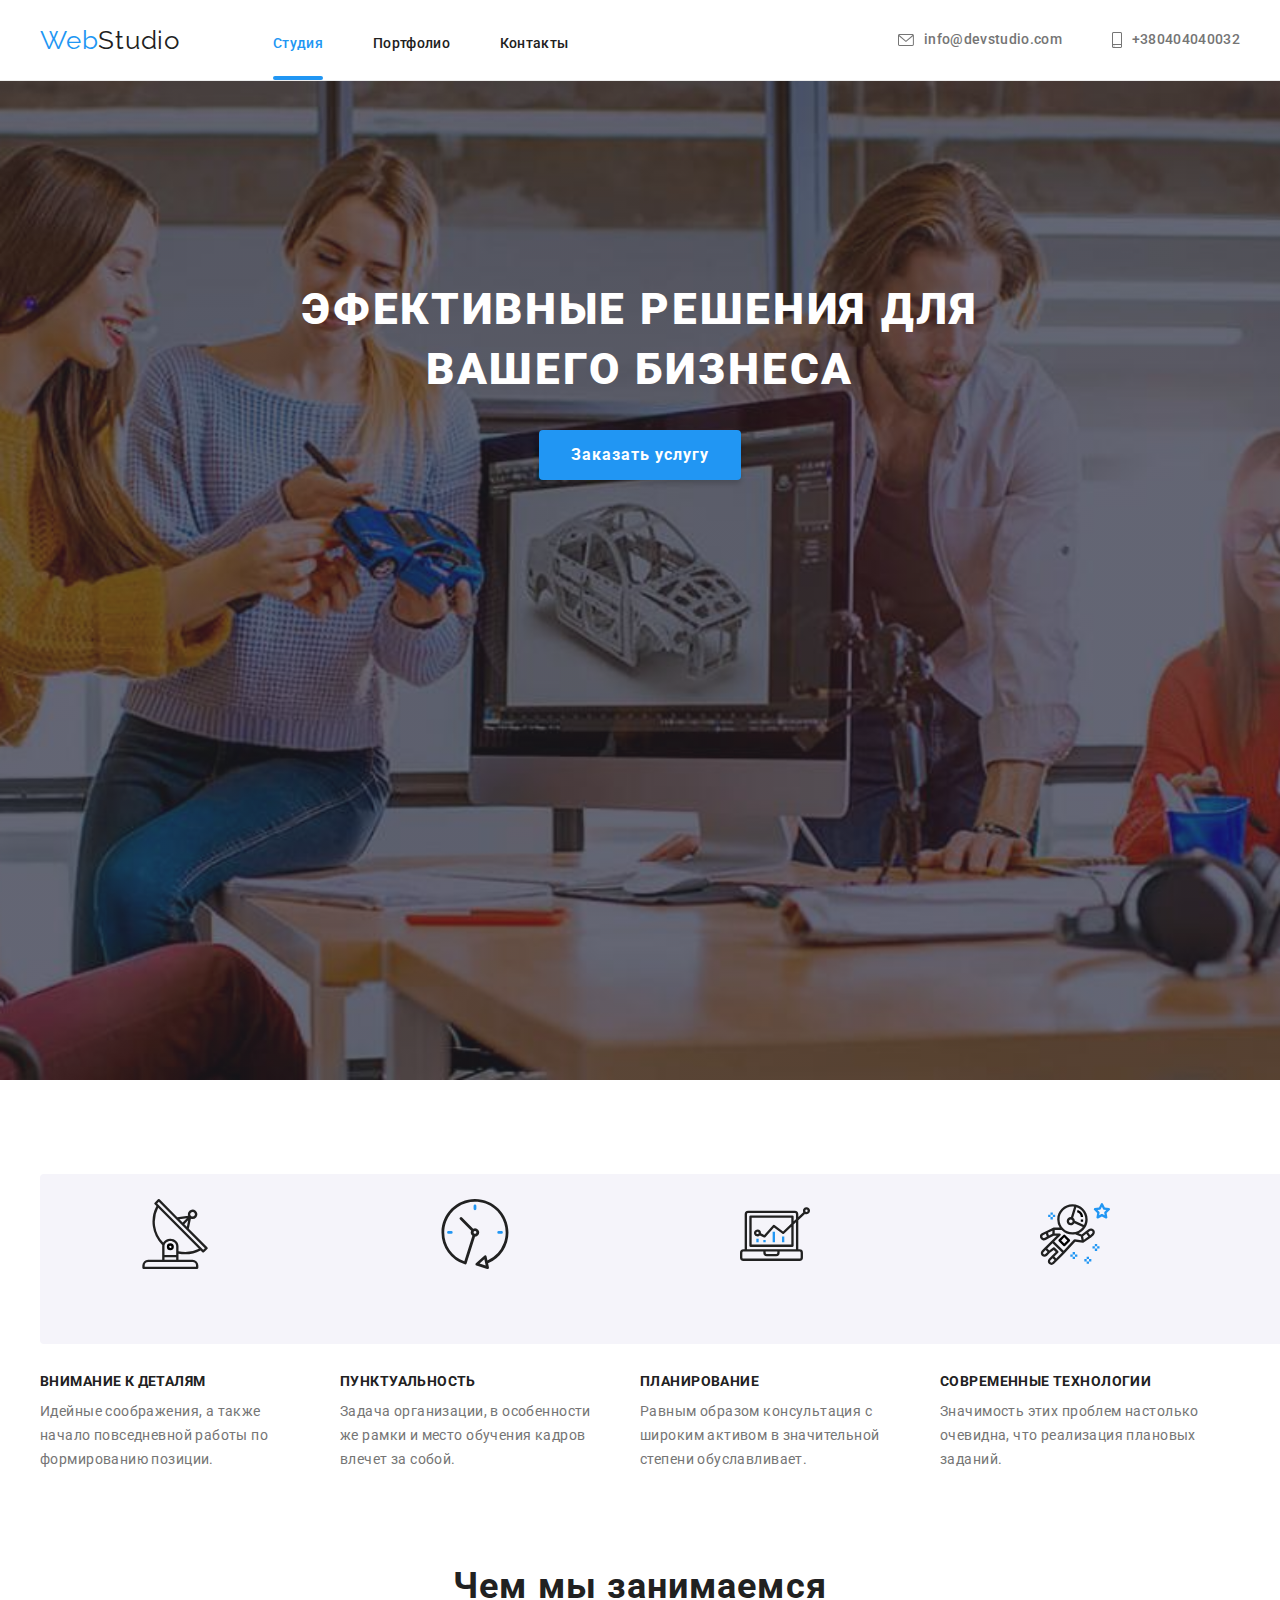
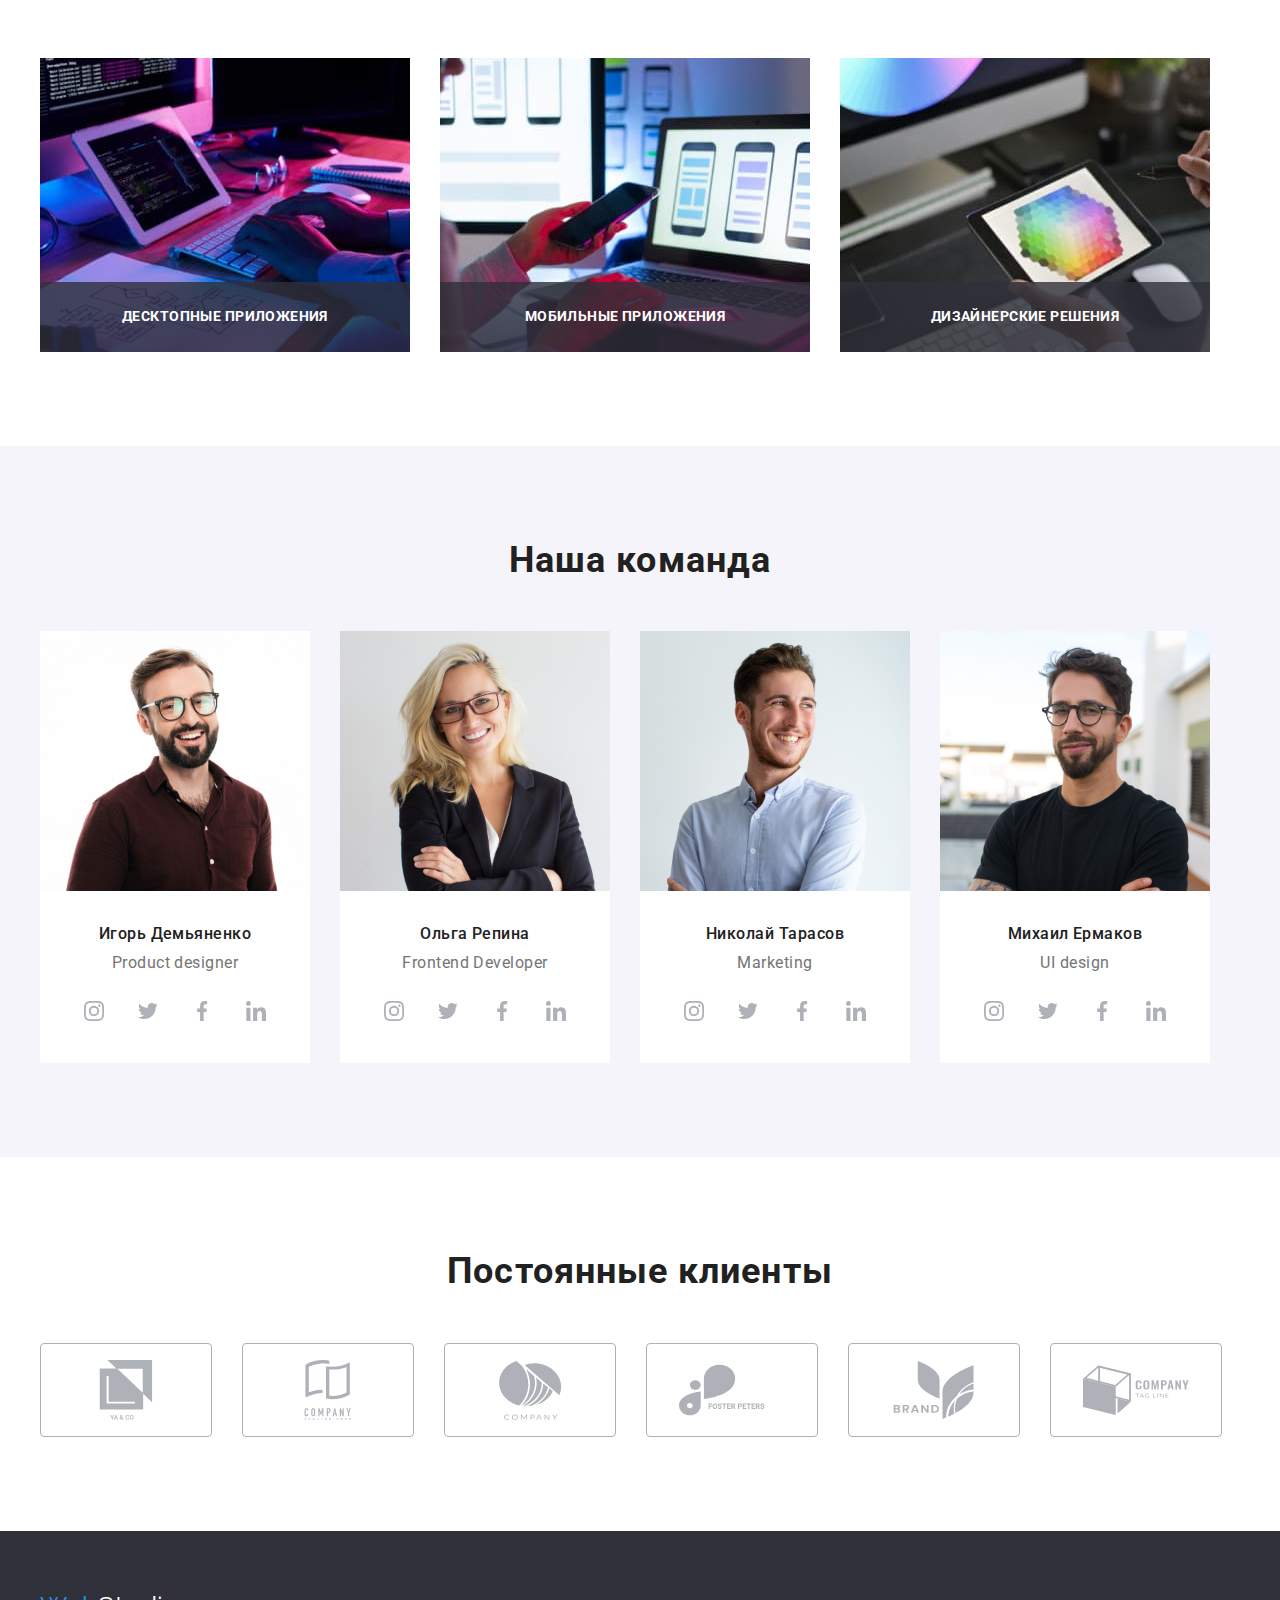
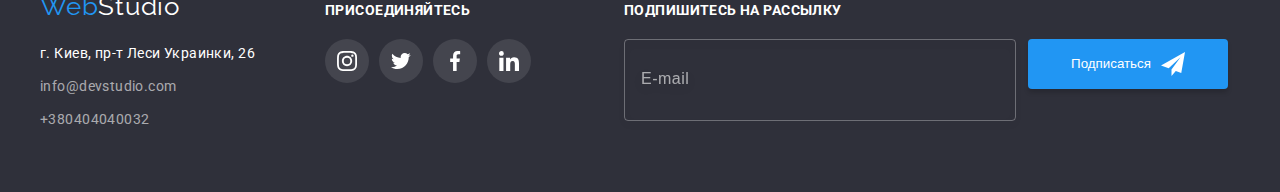
<file: index.html>
<!DOCTYPE html>
<html lang="ru">
<head>
    <meta charset="UTF-8">
    <meta http-equiv="X-UA-Compatible" content="IE=edge">
    <meta name="viewport" content="width=device-width, initial-scale=1.0">
    <title>Document</title>
    <link rel="preconnect" href="https://fonts.googleapis.com">
    <link rel="preconnect" href="https://fonts.gstatic.com" crossorigin>
    <link href="https://fonts.googleapis.com/css2?family=Raleway:wght@700&family=Roboto:wght@400;500;700;900&display=swap"
        rel="stylesheet">
    <link rel="stylesheet" href="https://cdnjs.cloudflare.com/ajax/libs/modern-normalize/1.1.0/modern-normalize.min.css"
            integrity="sha512-wpPYUAdjBVSE4KJnH1VR1HeZfpl1ub8YT/NKx4PuQ5NmX2tKuGu6U/JRp5y+Y8XG2tV+wKQpNHVUX03MfMFn9Q=="
            crossorigin="anonymous" referrerpolicy="no-referrer" />
    <link rel="stylesheet" href="./css/styles.css">
</head>
    <body>
        
        <!--======================== Шапка сайта================================================-->
    <header class="header">
        <!--======================== Разметка навигации================================================-->
        <div class="header-container container">     
        <nav class="main-nav">
            <a href="./" class="logo"><span>Web</span><span class="accent">Studio</span>
            </a>
            <ul class="site-nav list">
                <li class="item"> <a href="./index.html" class="link current">Студия</a></li>
                <li class="item"> <a href="./portfolio.html" class="link">Портфолио</a></li>
                <li class="item"> <a href="" class="link">Контакты</a></li>
            </ul>
        </nav>
            <ul class="contacts list">
                <li class="item">
                    
                        <a href="mailto:info@devstudio.com" class="link contacts-link">
                            
                            <svg class="contacts-icon" width="16" height="12">
                            <use href="./images/icons.svg#icon-envelope">
                            </use>
                            </svg>  
                            info@devstudio.com
                        </a>
                </li>
                <li class="item">
                
                    <a href="tel:+380404040032" class="link contacts-link">
                
                        <svg class="contacts-icon" width="10" height="16">
                            <use href="./images/icons.svg#icon-smartphone">
                            </use>
                        </svg>
                        +380404040032
                    </a>
                </li>
            </ul>
         </div>
        
    </header>
        <!--======================== Основной контент страницы================================================-->
    <main>    
        <section class="section hero">
            <h1 class="hero-title">ЭФЕКТИВНЫЕ РЕШЕНИЯ ДЛЯ ВАШЕГО БИЗНЕСА</h1>
        <button type="button" class="button" data-modal-open>Заказать услугу</button>
        <div class="backdrop is-hidden" data-modal>
            <div class="modal">
                <button type="button" class="close-button" data-modal-close>
                <svg class="close-icon" width="18" height="18">
                    <use href="./images/icons.svg#icon-close-modal"></use>
                </svg>
                </button>
                <b class="modal-title">Оставьте свои данные, мы вам перезвоним</b>
                <div class="form-modal">
                    <label for="name" class="label-modal label-modal-margin">Имя</label>
                    <input type="text" name="name" id="name" />
                </div>
                <div class="form-modal">
                    <label for="tel-num" class="label-modal">Телефон</label>
                    <input type="tel" name="tel-num" id="tel-num" />
                </div>
                <div class="form-modal">
                    <label for="mailo" class="label-modal">Почта</label>
                    <input type="email" name="mail" id="mailo" />
                </div>
                <div class="form-modal">
                    <label for="coment" class="label-modal">Комментарий</label>
                    <textarea name="feedback" id="coment"></textarea>
                </div>
                <div class="form-modal">
                    <label for="policy">Соглашаюсь с рассылкой и принимаю <span class="agreement-link">Условия договора</span></label>
                    <input type="checkbox" name="policy" id="policy" />
                </div>
                <button type="submit" class="submit-button modal-button">Отправить</button>
            </div>
        </div>
    </section>
            <section class="section features container">
                
                    <h2 class="visually-hidden">Наши преимущества</h2>
                           <ul class="feat-list list">
                        <li class="item">
                            <div class="feat-icon">
                                <svg class=icon>
                                    <use href="./images/icons.svg#icon-antenna-1" width="70" height="70"></use>
                                </svg>
                            </div>
                            <h3 class="title">Внимание к деталям</h3>
                            <p class="text">Идейные соображения, а также начало повседневной работы по формированию позиции.</p>
                        </li>
                        <li class="item">
                            <div class="feat-icon">
                                <svg class=icon>
                                    <use href="./images/icons.svg#icon-clock-1" ></use>
                                </svg>
                            </div>
                            <h3 class="title">Пунктуальность</h3>
                            <p class="text">Задача организации, в особенности же рамки и место обучения кадров влечет за собой.</p>
                        </li>
                        <li class="item">
                            <div class="feat-icon">
                                <svg class=icon>
                                    <use href="./images/icons.svg#icon-diagram-1" width="70" height="70"></use>
                                </svg>
                            </div>
                            <h3 class="title">Планирование</h3>
                            <p class="text">Равным образом консультация с широким активом в значительной степени обуславливает.</p>
                        </li>
                        <li class="item">
                            <div class="feat-icon">
                                <svg class=icon>
                                    <use href="./images/icons.svg#icon-astronaut-1" width="70" height="70"></use>
                                </svg>
                            </div>  
                            <h3 class="title">Современные технологии</h3>
                            <p class="text">Значимость этих проблем настолько очевидна, что реализация плановых заданий.</p>
                        </li>
                    </ul>
                
            </section>
            <!--======================== Разметка секции "Чем мы занимаемся"================================================-->
            <section  class="section job">
               <div class="container">
                    <h2 class="job-title">Чем мы занимаемся</h2>
                    <ul class="job-list list">
                            <li class="item">
                                <div class="what-we-do">
                                    <img src="./images/coding.jpg" width="370" height="294" alt="coding" />
                                    <p class="text">Десктопные приложения</p> 
                                </div>
                            </li>
                            <li class="item"> 
                                <div class="what-we-do">
                                    <img src="./images/mobiledesighn.jpg" width="370" height="294" alt="mobile design" />
                                    <p class="text">Мобильные приложения</p>
                                </div>
                            </li>
                            <li class="item">
                                <div class="what-we-do">
                                    <img src="./images/webdesign.jpg" width="370" height="294" alt="web design" />
                                    <p class="text">Дизайнерские решения</p>
                                </div>
                            </li>
                       
                    </ul>
               </div>
            </section>
            <!--======================== Разметка секции "Наша команда"================================================-->
            <section  class="section crew-members">
                <div class="container">
                    <h2 class="crew-title">Наша команда</h2>
                    <ul class="crew-list list">
                        <li class="item">
                            <img src="./images/CREW/crewmember1.jpg" width="270" height="260" alt="Product designer" />
                            <div class="member-name">
                                <h3 class="title">Игорь Демьяненко</h3>
                                <p class="text">Product designer</p>
                                <ul class="list social-icon-list">
                                    <li class="social-item">
                                        <a href="" class="link">
                                            <svg class="social-icon" width="20" height="20">
                                                <use href="./images/icons.svg#icon-instagram-2"></use>
                                            </svg>
                                        </a>
                                    </li>
                                    <li class="social-item">
                                        <a href="" class="link">
                                            <svg class="social-icon" width="20" height="20">
                                                <use href="./images/icons.svg#icon-twitter"></use>
                                            </svg>
                                        </a>
                                    </li>
                                    <li class="social-item">
                                        <a href="" class="link">
                                            <svg class="social-icon" width="20" height="20">
                                                <use href="./images/icons.svg#icon-facebook-1"></use>
                                            </svg>
                                        </a>
                                    </li>
                                    <li class="social-item">
                                        <a href="" class="link">
                                            <svg class="social-icon" width="20" height="20">
                                                <use href="./images/icons.svg#icon-linkedin-1"></use>
                                            </svg>
                                        </a>
                                    </li>
                                </ul>
                            </div>
                           
                        </li>
                        <li class="item">
                            <img src="./images/CREW/crewmember2.jpg" width="270" height="260" alt="Frontend developer" />
                            <div class="member-name">
                                <h3 class="title">Ольга Репина </h3>
                                <p class="text">Frontend Developer</p>
                                <ul class="list social-icon-list">
                                    <li class="social-item">
                                        <a href="" class="link">
                                            <svg class="social-icon" width="20" height="20">
                                                <use href="./images/icons.svg#icon-instagram-2"></use>
                                            </svg>
                                        </a>
                                    </li>
                                    <li class="social-item">
                                        <a href="" class="link">
                                            <svg class="social-icon" width="20" height="20">
                                                <use href="./images/icons.svg#icon-twitter"></use>
                                            </svg>
                                        </a>
                                    </li>
                                    <li class="social-item">
                                        <a href="" class="link">
                                            <svg class="social-icon" width="20" height="20">
                                                <use href="./images/icons.svg#icon-facebook-1"></use>
                                            </svg>
                                        </a>
                                    </li>
                                    <li class="social-item">
                                        <a href="" class="link">
                                            <svg class="social-icon" width="20" height="20">
                                                <use href="./images/icons.svg#icon-linkedin-1"></use>
                                            </svg>
                                        </a>
                                    </li>
                                </ul>
                            </div>
                            
                        </li>
                        <li class="item">
                            <img src="./images/CREW/crewmember3.jpg" width="270" height="260" alt="Marketing" />
                            <div class="member-name">
                                <h3 class="title">Николай Тарасов</h3>
                                <p class="text">Marketing</p>
                                <ul class="list social-icon-list">
                                    <li class="social-item">
                                        <a href="" class="link">
                                            <svg class="social-icon" width="20" height="20">
                                                <use href="./images/icons.svg#icon-instagram-2"></use>
                                            </svg>
                                        </a>
                                    </li>
                                    <li class="social-item">
                                        <a href="" class="link">
                                            <svg class="social-icon" width="20" height="20">
                                                <use href="./images/icons.svg#icon-twitter"></use>
                                            </svg>
                                        </a>
                                    </li>
                                    <li class="social-item">
                                        <a href="" class="link">
                                            <svg class="social-icon" width="20" height="20">
                                                <use href="./images/icons.svg#icon-facebook-1"></use>
                                            </svg>
                                        </a>
                                    </li>
                                    <li class="social-item">
                                        <a href="" class="link">
                                            <svg class="social-icon" width="20" height="20">
                                                <use href="./images/icons.svg#icon-linkedin-1"></use>
                                            </svg>
                                        </a>
                                    </li>
                                </ul>
                            </div>
                           
                        </li>
                        <li class="item">
                            <img src="./images/CREW/crewmember4.jpg" width="270" height="260" alt="UI design" />
                            <div class="member-name">
                                <h3 class="title">Михаил Ермаков </h3>
                                <p class="text"> UI design</p>
                                <ul class="list social-icon-list">
                                    <li class="social-item">
                                        <a href="" class="link">
                                            <svg class="social-icon" width="20" height="20">
                                                <use href="./images/icons.svg#icon-instagram-2"></use>
                                            </svg>
                                        </a>
                                    </li>
                                    <li class="social-item">
                                        <a href="" class="link">
                                            <svg class="social-icon" width="20" height="20">
                                                <use href="./images/icons.svg#icon-twitter"></use>
                                            </svg>
                                        </a>
                                    </li>
                                    <li class="social-item">
                                        <a href="" class="link">
                                            <svg class="social-icon" width="20" height="20">
                                                <use href="./images/icons.svg#icon-facebook-1"></use>
                                            </svg>
                                        </a>
                                    </li>
                                    <li class="social-item">
                                        <a href="" class="link">
                                            <svg class="social-icon" width="20" height="20">
                                                <use href="./images/icons.svg#icon-linkedin-1"></use>
                                            </svg>
                                        </a>
                                    </li>
                                </ul>
                            </div>
                            
                        </li>
                    </ul>
                </div>

            </section>
            <section class="section container">
                <h2 class="clients-title">Постоянные клиенты</h2>
                <ul class="list logo-list">
                    <li class="item">
                        <a href="" class="link">
                            <svg class="logo-icon" width="106" height="60">
                                <use href="./images/icons.svg#icon-group"></use>
                            </svg>
                        </a>
        
                    <li class="item">
                        <a href="" class="link">
                            <svg class="logo-icon" width="106" height="60">
                                <use href="./images/icons.svg#icon-tagline-here"></use>
                            </svg>
                        </a>
                    </li>
                    <li class="item">
                        <a href="" class="link">
                            <svg class="logo-icon" width="106" height="60">
                                <use href="./images/icons.svg#icon-bread"></use>
                            </svg>
                        </a>
                    </li>
                    <li class="item">
                        <a href="" class="link">
                            <svg class="logo-icon" width="106" height="60">
                                <use href="./images/icons.svg#icon-foster-peters"></use>
                            </svg>
                        </a>
                    </li>
                    <li class="item">
                        <a href="" class="link">
                            <svg class="logo-icon" width="106" height="60">
                                <use href="./images/icons.svg#icon-leaf-brand"></use>
                            </svg>
                        </a>
                    </li>
                    <li class="item">
                        <a href="" class="link">
                            <svg class="logo-icon" width="106" height="60">
                                <use href="./images/icons.svg#icon-comp-tagline"></use>
                            </svg>
                        </a>
                    </li>
                </ul>
            </section>
            </main>
                    <!--======================== Футер страницы================================================-->
            <footer class="footer">
    
        <div class="footer-container container">
            <div class="address-container">
                <a href="./index.html" class="footer-logo logo">Web<span class="accent-footer">Studio</span>
                </a>
                
                <address class="address">
                
                    <ul class="ad-list list">
                        <li class="item"><a href="https://www.google.com/maps" target="_blank" rel="noopener noreferrer"
                                class="geo link">г.
                                Киев, пр-т Леси
                                Украинки, 26 </a></li>
                        <li class="item"> <a href="mailto:info@devstudio.com" class="link">info@devstudio.com</a></li>
                        <li class="item"> <a href="tel:+380404040032" class="link">+380404040032</a></li>
                    </ul>
                </address>
            </div>
                    <div class="social-container">
                        <p class="text">Присоединяйтесь</p>
                        <ul class="list social-footer-list">
                            <li class="item">
                                <a href="" class="link">
                                    <svg class="social-icon" width="20" height="20">
                                        <use href="./images/icons.svg#icon-instagram-2"></use>
                                    </svg>
                                </a>
                            </li>
                            <li class="item">
                                <a href="" class="link">
                                    <svg class="social-icon" width="20" height="20">
                                        <use href="./images/icons.svg#icon-twitter"></use>
                                    </svg>
                                </a>
                            </li>
                            <li class="item">
                                <a href="" class="link">
                                    <svg class="social-icon" width="20" height="20">
                                        <use href="./images/icons.svg#icon-facebook-1"></use>
                                    </svg>
                                </a>
                            </li>
                            <li class="item">
                                <a href="" class="link">
                                    <svg class="social-icon" width="20" height="20">
                                        <use href="./images/icons.svg#icon-linkedin-1"></use>
                                    </svg>
                                </a>
                            </li>
                        </ul>
                    </div>
                  
                        <form class="footer-form">
                            <label for="mail" class=" footer-label">
                                Подпишитесь на рассылку
                            </label>
                    <div class="footer-form-position">
                            <input type="email" name="mail" id="mail" placeholder="E-mail" />
                            <button type="submit" class="submit-button">Подписаться
                                <svg class="icon-send" width="24px" height="24px">
                                    <use href="./images/icons.svg#icon-icon-send"></use>
                                </svg>
                            </button>
                      
                      </div>
                    </form>
        </div>
    
    </footer>
            
    <script src="./js/modal.js"></script>
    </body>
</html>
</file>
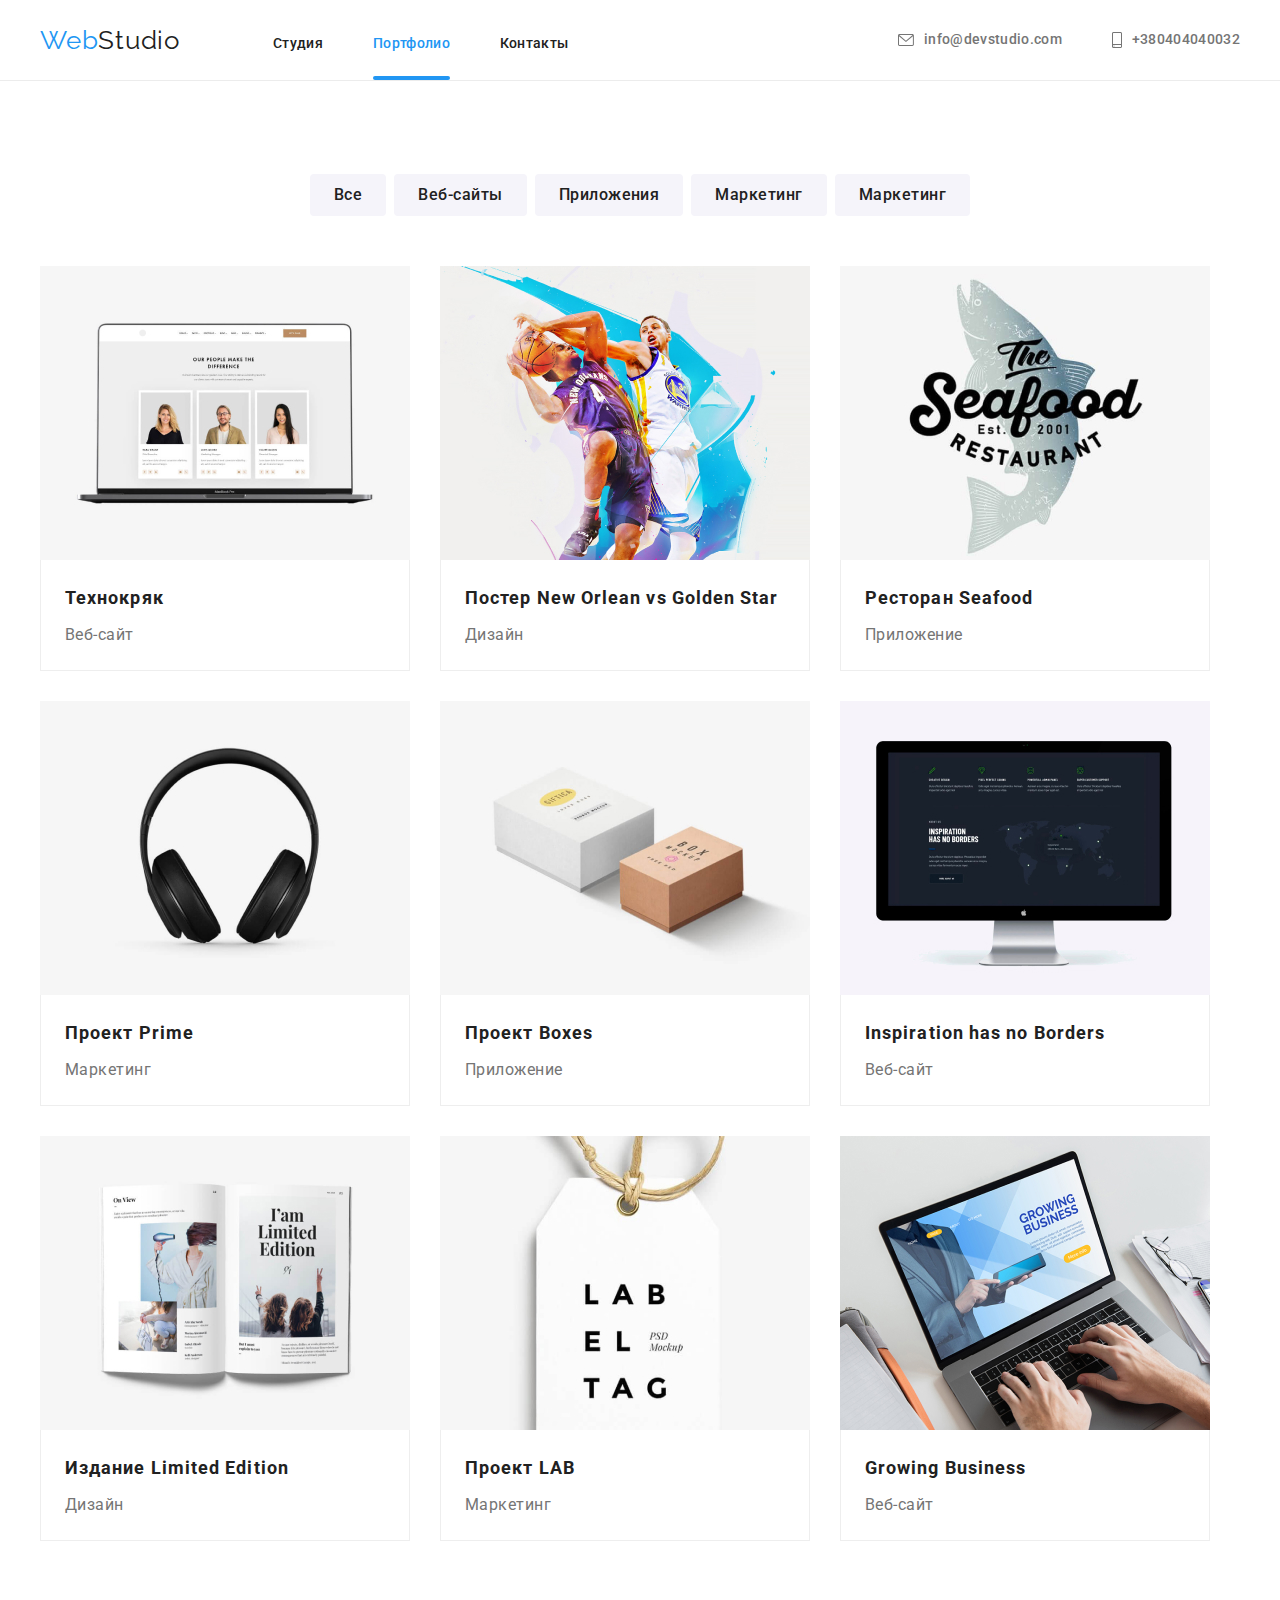
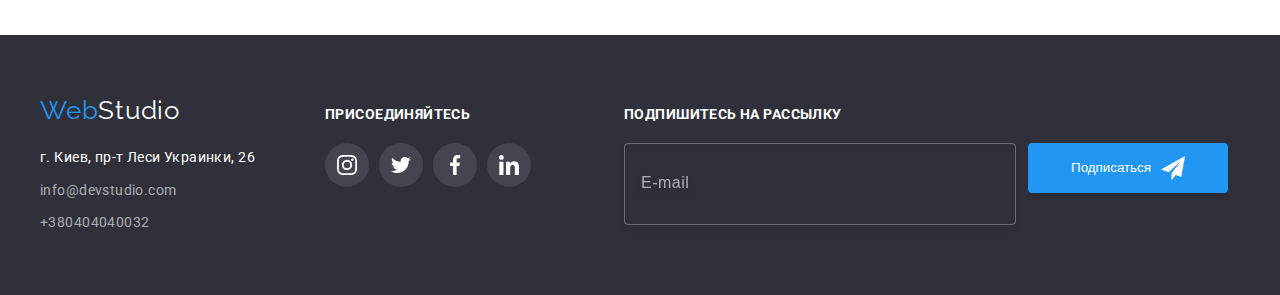
<file: portfolio.html>
<!DOCTYPE html>
<html lang="ru">
<head>
    <meta charset="UTF-8">
    <meta http-equiv="X-UA-Compatible" content="IE=edge">
    <meta name="viewport" content="width=device-width, initial-scale=1.0">
    <title>Document</title>
    <link rel="preconnect" href="https://fonts.googleapis.com">
    <link rel="preconnect" href="https://fonts.gstatic.com" crossorigin>
    <link href="https://fonts.googleapis.com/css2?family=Raleway:wght@700&family=Roboto:wght@400;500;700;900&display=swap"
        rel="stylesheet">
        <link rel="stylesheet" href="https://cdnjs.cloudflare.com/ajax/libs/modern-normalize/1.1.0/modern-normalize.min.css"
            integrity="sha512-wpPYUAdjBVSE4KJnH1VR1HeZfpl1ub8YT/NKx4PuQ5NmX2tKuGu6U/JRp5y+Y8XG2tV+wKQpNHVUX03MfMFn9Q=="
            crossorigin="anonymous" referrerpolicy="no-referrer" />
    <link rel="stylesheet" href="./css/styles.css">
</head>
<body>
    <!--======================== Разметка Шапки страницы================================================-->
    <header class="header">
        <div class="header-container container">
            <nav class="main-nav">
                <a href="./index.html" class="logo">Web<span class="accent">Studio</span>
                </a>
                <!--======================== Разметка навигации================================================-->
                <ul class="site-nav list">
                    <li class="item"> <a href="./index.html" class="link">Студия</a></li>
                    <li  class="item"> <a href="./portfolio.html" class="link current">Портфолио</a></li>
                    <li  class="item"> <a href="" class="link">Контакты</a></li>
                </ul>
            </nav>
        <ul class="contacts list">
            <li class="item">
        
                <a href="mailto:info@devstudio.com" class="link contacts-link">
        
                    <svg class="contacts-icon" width="16" height="12">
                        <use href="./images/icons.svg#icon-envelope">
                        </use>
                    </svg>
                    info@devstudio.com
                </a>
            </li>
            <li class="item">
        
                <a href="tel:+380404040032" class="link contacts-link">
        
                    <svg class="contacts-icon" width="10" height="16">
                        <use href="./images/icons.svg#icon-smartphone">
                        </use>
                    </svg>
                    +380404040032
                </a>
            </li>
        </ul>
        </div>
    </header>   
    <!--======================== Основной контент страницы================================================-->
    <main>
        <section class="section hero-portfolio container">
                <h1 class="visually-hidden">Проекты и продукты лучшей в мире фирмы Webstudio</h1>
                <h2 class="visually-hidden">Примеры наших работ</h2>
                
                <ul class="btn-list list">
                    <li class="item"> <button type="button" class="btn">Все</button></li>
                    <li class="item"> <button type="button" class="btn">Веб-сайты</button> </li>
                    <li class="item"> <button type="button" class="btn">Приложения</button> </li>
                    <li class="item"> <button type="button" class="btn">Маркетинг</button> </li>
                    <li class="item"> <button type="button" class="btn">Маркетинг</button> </li>
    
                </ul>

                <ul class="works list">
                    <li class="item">
                        <a href="" class="link">
                            <div class="project-image"><img src="./images/portfolio-images/members.jpg" width="370" height="294" alt="crew members">
                            <p class="project-description">Технокряк это современная площадка распространения коронавируса. Компании используют эту платформу для цифрового
                                шпионажа и атак на защищённые сервера конкурентов.</p>
                            </div>
                
                            <div class="work-example">
                                <h3 class="title">Технокряк</h3>
                                <p class="text">Веб-сайт</p>
                            </div>
                        </a>
                    </li>
                
                    <li class="item">
                        <a href="" class="link">
                            <div class="project-image"><img src="./images/portfolio-images/poster.jpg" width="370" height="294" alt="basketball poster">
                            <p class="project-description">Технокряк это современная площадка распространения коронавируса. Компании используют эту
                                платформу для цифрового
                                шпионажа и атак на защищённые сервера конкурентов.</p>
                            </div>
                            <div class="work-example">
                                <h3 class="title">Постер New Orlean vs Golden Star</h3>
                                <p class="text">Дизайн</p>
                            </div>
                        </a>
                    </li>

                    <li class="item">
                        <a href="" class="link">
                           <div class="project-image">
                               <img src="./images/portfolio-images/seafood.jpg" width="370" height="294" alt="seafood restaurant">
                            
                                <p class="project-description">Технокряк это современная площадка распространения коронавируса. Компании используют эту
                                платформу для цифрового
                                шпионажа и атак на защищённые сервера конкурентов.</p>
                            </div>
                            <div class="work-example">
                                <h3 class="title">Ресторан Seafood</h3>
                                <p class="text">Приложение</p>
                            </div>
                        </a>
                    </li>
                
                    <li class="item">
                        <a href="" class="link">
                            <div class="project-image">
                                <img src="./images/portfolio-images/earbuds.jpg" width="370" height="294" alt="project prime">
                            
                                <p class="project-description">Технокряк это современная площадка распространения коронавируса. Компании используют
                                    эту
                                    платформу для цифрового
                                    шпионажа и атак на защищённые сервера конкурентов.</p>
                            </div>
                            <div class="work-example">
                                <h3 class="title">Проект Prime</h3>
                                <p class="text">Маркетинг</p>
                            </div>
                        </a>
                    </li>
                
                    <li class="item">
                        <a href="" class="link">
                            <div class="project-image">
                                <img src="./images/portfolio-images/boxes.jpg" width="370" height="294" alt="project boxes">
                            
                                <p class="project-description">Технокряк это современная площадка распространения коронавируса. Компании используют
                                    эту
                                    платформу для цифрового
                                    шпионажа и атак на защищённые сервера конкурентов.</p>
                            </div>
                            <div class="work-example">
                                <h3 class="title">Проект Boxes</h3>
                                <p class="text">Приложение</p>
                            </div>
                        </a>
                    </li>
                
                    <li class="item">
                        <a href="" class="link">
                            <div class="project-image">
                                <img src="./images/portfolio-images/screen.jpg" width="370" height="294" alt="Inspiration has no Borders">
                            
                                <p class="project-description">Технокряк это современная площадка распространения коронавируса. Компании используют
                                    эту
                                    платформу для цифрового
                                    шпионажа и атак на защищённые сервера конкурентов.</p>
                            </div>
                            
                            <div class="work-example">
                                <h3 class="title">Inspiration has no Borders</h3>
                                <p class="text">Веб-сайт</p>
                            </div>
                        </a>
                    </li>
                
                
                    <li class="item">
                        <a href="" class="link">
                            <div class="project-image">
                             <img src="./images/portfolio-images/book.jpg" width="370" height="294" alt="Limited edition"> 
                            
                                <p class="project-description">Технокряк это современная площадка распространения коронавируса. Компании используют
                                    эту
                                    платформу для цифрового
                                    шпионажа и атак на защищённые сервера конкурентов.</p>
                            </div>
                            
                            <div class="work-example">
                                <h3 class="title">Издание Limited Edition</h3>
                                <p class="text">Дизайн</p>
                            </div>
                        </a>
                    </li>
                
                    <li class="item">
                        <a href="" class="link">
                            <div class="project-image">
                                <img src="./images/portfolio-images/label.jpg" width="370" height="294" alt="project LAB">
                            
                                <p class="project-description">Технокряк это современная площадка распространения коронавируса. Компании используют
                                    эту
                                    платформу для цифрового
                                    шпионажа и атак на защищённые сервера конкурентов.</p>
                            </div>
                           
                            <div class="work-example">
                                <h3 class="title">Проект LAB</h3>
                                <p class="text">Маркетинг</p>
                            </div>
                        </a>
                    </li>
                
                    <li class="item">
                        <a href="" class="link">
                            <div class="project-image">
                                <img src="./images/portfolio-images/engineering.jpg" width="370" height="294" alt="Growing Business">
                            
                                <p class="project-description">Технокряк это современная площадка распространения коронавируса. Компании используют
                                    эту
                                    платформу для цифрового
                                    шпионажа и атак на защищённые сервера конкурентов.</p>
                            </div>
                           
                            <div class="work-example">
                                <h3 class="title">Growing Business</h3>
                                <p class="text">Веб-сайт</p>
                            </div>
                        </a>
                    </li>
                </ul>
               
        </section>
        

    </main>
    <!--======================== Разметка Футера================================================-->
    <footer class="footer">
    
        <div class="footer-container container">
            <div class="address-container">
                <a href="./index.html" class="footer-logo logo">Web<span class="accent-footer">Studio</span>
                </a>
    
                <address class="address">
    
                    <ul class="ad-list list">
                        <li class="item"><a href="https://www.google.com/maps" target="_blank" rel="noopener noreferrer"
                                class="geo link">г.
                                Киев, пр-т Леси
                                Украинки, 26 </a></li>
                        <li class="item"> <a href="mailto:info@devstudio.com" class="link">info@devstudio.com</a></li>
                        <li class="item"> <a href="tel:+380404040032" class="link">+380404040032</a></li>
                    </ul>
                </address>
            </div>
            <div class="social-container">
                <p class="text">Присоединяйтесь</p>
                <ul class="list social-footer-list">
                    <li class="item">
                        <a href="" class="link">
                            <svg class="social-icon" width="20" height="20">
                                <use href="./images/icons.svg#icon-instagram-2"></use>
                            </svg>
                        </a>
                    </li>
                    <li class="item">
                        <a href="" class="link">
                            <svg class="social-icon" width="20" height="20">
                                <use href="./images/icons.svg#icon-twitter"></use>
                            </svg>
                        </a>
                    </li>
                    <li class="item">
                        <a href="" class="link">
                            <svg class="social-icon" width="20" height="20">
                                <use href="./images/icons.svg#icon-facebook-1"></use>
                            </svg>
                        </a>
                    </li>
                    <li class="item">
                        <a href="" class="link">
                            <svg class="social-icon" width="20" height="20">
                                <use href="./images/icons.svg#icon-linkedin-1"></use>
                            </svg>
                        </a>
                    </li>
                </ul>
            
            </div>
                <form class="footer-form">
                    <label for="mail" class=" footer-label">
                        Подпишитесь на рассылку
                    </label>
                     <div class="footer-form-position">
                            <input type="email" name="mail" id="mail" placeholder="E-mail" />
                            <button type="submit" class="submit-button">Подписаться
                                <svg class="icon-send" width="24px" height="24px">
                                    <use href="./images/icons.svg#icon-icon-send"></use>
                                </svg>
                            </button>              
                        </div>
                    </form>
        </div>
   
    </footer>
    
</body>
</html>
</file>
<file: css/styles.css>
/*====Палитра цветов=====  */
/* цвет актива #2196F3 
цвет текста #212121
вторичный цвет текста #757575
белый цвет #FFFFFF
белый вторичный rgba(255, 255, 255, 0,6)
цвет фона основной #FFFFFF 
цвет фона 1 #2F303A 
цвет фона 2 #E5E5E5 
цвет фона 3 #F5F4FA  
цвет неактивной кнопки #F5F4FA 


/* I.=============== Разметка index.html и root ===============*/
:root {
  --primary-text-color: #757575;
  --title-text-color: #212121;
  --accent-color: #2196f3;
  --primary-white-color: #ffffff;
  --button-bg-color: #f5f4fa;
  --bg-one: #2f303a;
  --bg-two: #e5e5e5;
  --bg-three: #f5f4fa;
  --logo-color: #afb1b8;
  --button-hover: #188ce8;
  --border-header-color: #ececec;
  --background-modal: rgba(0, 0, 0, 0.2);
}

body {
  color: var(--primary-text-color);
  background-color: var(--primary-white-color);
  font-family: Roboto, sans-serif, Raleway, sans-serif;
  letter-spacing: 0.02em;
  margin: 0;
  padding-top: 80px;
}
textarea {
  resize: none;
}
.section {
  padding-top: 94px;
  padding-bottom: 94px;
}
.list {
  padding: 0;
  margin: 0;
  list-style: none;
}
.nodecoration {
  text-decoration: none;
}
.link {
  text-decoration: none;
}

/* ==================Стилизация Шапки header ===============*/
.header {
  position: fixed;
  top: 0;
  left: 0;
  min-height: 80px;
  width: 100%;
  background-color: var(--primary-white-color);
  border-bottom: 1px solid var(--border-header-color);
  z-index: 3;
}

/* ==================Стилизация Логотипа  logo ===============*/
.logo {
  color: var(--accent-color);
  font-family: Raleway, sans-serif;
  font-size: 26px;
  line-height: 1.19;
  letter-spacing: 0.03em;
  text-decoration: none;
}

/* Меняю цвет логотипа , теперь studio будет черным в шапке и белым в футере*/
.accent {
  color: var(--title-text-color);
}
.accent-footer {
  color: var(--primary-white-color);
}

/* ===============Стилизация container =============== */

.container {
  width: 1200px;
  margin-right: auto;
  margin-left: auto;
  padding-right: 15px;
  padding-left: 15px;
}

/* ===============Стилизация списка nav (навигация страницы) ===============*/

.header-container {
  display: flex;
  align-items: center;
}
.main-nav {
  display: flex;
  align-items: center;
}

.site-nav {
  display: flex;
  margin-left: 93px;
}
.site-nav .item {
  position: relative;
}
.site-nav .item:not(:last-child) {
  margin-right: 50px;
}

.site-nav .link {
  display: block;
  color: var(--title-text-color);
  font-weight: 500;
  font-size: 14px;
  line-height: 1.14;
  text-decoration: none;
  transition: color 250ms cubic-bezier(0.4, 0, 0.2, 1);
  padding-top: 32px;
  padding-bottom: 25px;
}
.site-nav .link:hover,
.site-nav .link:focus {
  color: var(--accent-color);
}
.site-nav .current {
  color: var(--accent-color);
}
.site-nav .current::after {
  content: '';
  position: absolute;
  top: 100%;
  left: 0;
  width: 100%;
  height: 4px;
  background-color: var(--accent-color);
  border-radius: 2px;
}

/* ==================Стилизация списка contacts ===============*/
.contacts {
  display: inline-flex;
  align-items: center;
  margin-left: auto;
}
.contacts .item + .item {
  margin-left: 50px;
}
.contacts .link {
  display: inline-flex;
  align-items: center;
  padding-top: 32px;
  padding-bottom: 32px;

  color: var(--primary-text-color);
  font-weight: 500;
  font-size: 14px;
  line-height: 1.14;
  text-decoration: none;
  transition: color 250ms cubic-bezier(0.4, 0, 0.2, 1);
}

.contacts-link .contacts-icon,
.contacts-link .contacts-icon {
  margin-right: 10px;
  fill: #757575;
  transition: fill 250ms cubic-bezier(0.4, 0, 0.2, 1);
}
.contacts-link:hover,
.contacts-link:focus {
  color: var(--accent-color);
}
.contacts-link:hover .contacts-icon,
.contacts-link:focus .contacts-icon {
  fill: var(--accent-color);
}

/* ==================Стилизация секции hero===============*/
/* смена фона секции Hero и Футера */
.hero,
.footer {
  background-color: var(--bg-one);
}
.hero {
  min-height: 600px;
  max-width: 1600px;
  margin-right: auto;
  margin-left: auto;
  background-image: linear-gradient(rgba(47, 48, 58, 0.4), rgba(47, 48, 58, 0.4)),
    url('../images/bg/bg-img-header.jpg');
  background-size: cover;
  background-position: center;
  background-repeat: no-repeat;
  text-align: center;
  padding: 200px 0;
}

.hero-title {
  width: 696px;
  margin: 0 auto;
  margin-bottom: 30px;

  color: var(--primary-white-color);
  font-family: Roboto;
  font-weight: 900;
  font-size: 44px;
  line-height: 1.36;
  letter-spacing: 0.06em;
  text-align: center;
}
/* ==================Стилизация кнопки в секции hero ===============*/
.button {
  display: inline-block;
  padding: 10px 32px;
  min-width: 200px;
  border: none;
  border-radius: 4px;
  box-shadow: 0px 4px 4px rgba(0, 0, 0, 0.15);

  color: var(--primary-white-color);
  background-color: var(--accent-color);
  font-family: inherit;
  font-weight: 700;
  font-size: 16px;
  line-height: 1.87;
  letter-spacing: 0.06em;
  text-align: center;
  cursor: pointer;
  transition: background-color 250ms cubic-bezier(0.4, 0, 0.2, 1);
}

.button:hover,
.button:focus {
  background-color: var(--button-hover);
}
.backdrop {
  background-color: var(--background-modal);
  position: fixed;
  top: 0;
  left: 0;
  width: 100%;
  height: 100%;
  z-index: 3;
  opacity: 1;
  transition: opacity 250ms cubic-bezier(0.4, 0, 0.2, 1),
    visisbility 250ms cubic-bezier(0.4, 0, 0.2, 1);
}
.backdrop.is-hidden {
  opacity: 0;
  pointer-events: none;
  visibility: hidden;
}
.backdrop.is-hidden .modal {
  transform: translate(-50%, -50%) scale(0);
}
.modal {
  position: absolute;
  min-width: 521px;
  min-height: 581px;
  top: 50%;
  left: 50%;
  transform: translate(-50%, -50%) scale(1);
  background: #ffffff;
  box-shadow: 0px 1px 3px rgba(0, 0, 0, 0.12), 0px 1px 1px rgba(0, 0, 0, 0.14),
    0px 2px 1px rgba(0, 0, 0, 0.2);
  border-radius: 4px;
  transition: transform 250ms cubic-bezier(0.4, 0, 0.2, 1);
  z-index: 4;
}
.close-button {
  margin-left: auto;
  display: flex;
  justify-content: center;
  align-items: center;
  margin-top: 8px;
  margin-right: 8px;
  height: 30px;
  width: 30px;
  border: 1px solid rgba(0, 0, 0, 0.1);
  border-radius: 50%;
  background-color: var(--primary-white-color);
  cursor: pointer;
  transition: fill 250ms cubic-bezier(0.4, 0, 0.2, 1);
}
.close-button:hover,
.close-button:focus {
  fill: var(--accent-color);
}
.form-modal {
  display: flex;
  flex-direction: column;
  margin: 0;
  margin-left: 40px;
  margin-right: 40px;
}
.form-modal input {
  position: relative;
  padding-left: 30px;
  width: 448px;
  height: 40px;
  border: 1px solid rgba(33, 33, 33, 0.2);
  border-radius: 4px;
}

.label-modal-margin {
  margin-top: 12px;
}
.label-modal {
  margin-right: auto;
  margin-bottom: 4px;
  font-size: 12px;
  line-height: 1.16;
  letter-spacing: 0.01em;
  color: var(--primary-text-color);
}

.modal-title {
  font-weight: 700;
  font-size: 20px;
  line-height: 1.15;
  text-align: center;
  letter-spacing: 0.03em;
  color: var(--title-text-color);
}
.modal .modal-button {
  font-weight: 700;
  font-size: 16px;
  line-height: 1.87;
  letter-spacing: 0.06em;
}

/* ==================Стилизация features ===============*/
.job-title,
.crew-title,
.clients-title {
  margin: 0;
  margin-bottom: 50px;

  font-weight: 700;
  font-size: 36px;
  line-height: 1.16;
  text-align: center;
  letter-spacing: 0.03em;
  color: var(--title-text-color);
}

.features .title {
  margin-top: 0;
  margin-bottom: 10px;
  font-weight: 700;
  font-size: 14px;
  line-height: 1.14;
  letter-spacing: 0.03em;
  text-transform: uppercase;
  color: var(--title-text-color);
}
.features .text {
  margin-top: 0;
  margin-bottom: 0;
  color: var(--primary-text-color);
  font-size: 14px;
  line-height: 1.71;
  letter-spacing: 0.03em;
}

.feat-list {
  display: flex;
  flex-wrap: wrap;
}
.feat-list .item {
  width: 270px;
  margin-right: 30px;
}
.feat-list .item:nth-last-child(-n + 1) {
  margin: 0;
}
.feat-icon {
  width: 270px;
  height: 120px;
  background-color: var(--button-bg-color);
  border-color: var(--button-bg-color);
  border-radius: 4px;
  margin-bottom: 30px;
  padding: 25px 100px 25px 100px;
}
.icon {
  width: 70px;
  height: 70px;
}
/* ==================Стилизация  секции Чем мы занимаемся ===============*/

.job {
  padding-top: 0;
}
.job-list {
  display: flex;
  flex-wrap: wrap;
  position: relative;
}
.job-list img {
  display: block;
}
.job-list .item {
  margin-right: 30px;
}
.job-list .item:nth-last-child(-n + 1) {
  margin: 0;
}
.what-we-do {
  position: relative;
}
.job-list .text {
  position: absolute;
  margin: 0;
  bottom: 0;
  right: 0;
  width: 370px;
  max-height: 70px;
  padding-top: 27px;
  padding-bottom: 27px;
  background-color: rgba(47, 48, 58, 0.8);

  font-weight: 700;
  font-size: 14px;
  line-height: 1.14;
  text-align: center;
  letter-spacing: 0.03em;
  text-transform: uppercase;
  color: var(--primary-white-color);
}

/* ==================Стилизация секции Наша команда ===============*/
.crew-list {
  display: flex;
  flex-wrap: wrap;
}
.crew-list .item {
  width: 270px;
  margin-right: 30px;

  background-color: var(--primary-white-color);
}
.crew-list .item:nth-last-child(-n + 1) {
  margin: 0;
}

.crew-members {
  background-color: var(--bg-three);
}

.member-name {
  padding-top: 30px;
  padding-bottom: 30px;
}

.crew-list .title {
  margin: 0;
  margin-bottom: 10px;

  color: var(--title-text-color);
  font-weight: 500;
  font-size: 16px;
  line-height: 1.18;
  letter-spacing: 0.03em;
  text-align: center;
}

.crew-list .text {
  margin: 0;

  font-weight: 400;
  font-size: 16px;
  line-height: 1.18;
  letter-spacing: 0.03em;
  color: var(--primary-text-color);
  text-align: center;
  margin-bottom: 16px;
}
.social-icon-list {
  display: flex;
  justify-content: center;
}

.social-icon-list .social-item:not(:last-child) {
  margin-right: 10px;
}
.social-icon-list .link {
  display: flex;
  width: 44px;
  height: 44px;
  border: 1px transparent;
  border-radius: 50%;
  justify-content: center;
  align-items: center;
  fill: var(--logo-color);
  transition: fill 250ms cubic-bezier(0.4, 0, 0.2, 1),
    background-color 250ms cubic-bezier(0.4, 0, 0.2, 1);
}

.social-icon-list .link:hover,
.social-icon-list .link:focus {
  fill: var(--primary-white-color);
  background-color: var(--accent-color);
}

/* ========================Стилизация Постоянных Клиентов================== */
.logo-list {
  display: inline-flex;
}
.logo-list .link {
  display: flex;
  width: 170px;
  height: 92px;
  fill: var(--logo-color);
  border: 1px solid var(--logo-color);
  border-radius: 4px;
  justify-content: center;
  align-items: center;
  transition: fill 250ms cubic-bezier(0.4, 0, 0.2, 1),
    border-color 250ms cubic-bezier(0.4, 0, 0.2, 1);
}
.logo-list .link:hover,
.logo-list .link:focus {
  fill: var(--accent-color);
  border-color: var(--accent-color);
}
.logo-list .item {
  margin-right: 30px;
}
.logo-list .item:nth-last-child(-n + 1) {
  margin: 0;
}

/* ==================Стилизация адреса  ===============*/
.footer-container {
  display: flex;
  padding-top: 60px;
  padding-bottom: 60px;
  align-items: baseline;
}

.address .link {
  font-weight: 400;
  font-size: 14px;
  line-height: 1.71;
  letter-spacing: 0.03em;
  color: rgba(255, 255, 255, 0.6);
  font-style: normal;
  text-decoration: none;
  transition: color 250ms cubic-bezier(0.4, 0, 0.2, 1);
}
.address .link:hover,
.address .link:focus {
  color: var(--accent-color);
}
.address .geo {
  color: var(--primary-white-color);
}
.footer-logo {
  display: block;
  margin-bottom: 20px;
}

.ad-list .item {
  display: block;
  margin-bottom: 9px;
}
.ad-list .item:nth-last-child(-n + 1) {
  margin: 0;
}

.social-container {
  margin-left: 70px;
}
.social-container .text {
  text-transform: uppercase;
  font-weight: 700;
  font-size: 14px;
  line-height: 1.14;
  letter-spacing: 0.03em;
  color: var(--primary-white-color);
  margin: 0;
  margin-bottom: 20px;
}

.social-footer-list {
  display: flex;
}
.social-footer-list .link {
  display: flex;
  width: 44px;
  height: 44px;
  fill: var(--primary-white-color);
  border: 0px solid rgba(255, 255, 255, 0.1);
  border-radius: 50%;
  background-color: rgba(255, 255, 255, 0.1);
  justify-content: center;
  align-items: center;
  transition: background-color 250ms cubic-bezier(0.4, 0, 0.2, 1);
}
.social-footer-list .item:not(:last-child) {
  margin-right: 10px;
}
.social-footer-list .link:hover,
.social-footer-list .link:focus {
  background-color: var(--accent-color);
}
.footer-form {
  margin-left: 93px;
}
.footer-form-position {
  margin-top: 20px;
  display: flex;
  flex-direction: row;
}
.footer-label {
  font-weight: 700;
  font-size: 14px;
  line-height: 1.14;
  letter-spacing: 0.03em;
  text-transform: uppercase;
  color: var(--primary-white-color);
}
.footer-form input {
  padding: 15px 16px;
  margin-right: 12px;
  min-width: 358px;
  height: 50px;
  background-color: transparent;
  border: 1px solid rgba(255, 255, 255, 0.3);
  filter: drop-shadow(0px 4px 4px rgba(0, 0, 0, 0.15));
  border-radius: 4px;
}
.footer-form input::placeholder {
  font-size: 16px;
  line-height: 1.25;
  display: flex;
  align-items: center;
  letter-spacing: 0.03em;
  color: rgba(255, 255, 255, 0.6);
}
.submit-button {
  display: flex;
  justify-content: center;
  align-items: center;
  width: 200px;
  height: 50px;

  text-align: center;
  background: var(--accent-color);
  color: var(--primary-white-color);
  border: none;
  box-shadow: 0px 4px 4px rgba(0, 0, 0, 0.15);
  border-radius: 4px;
  cursor: pointer;
  transition: background-color 250ms cubic-bezier(0.4, 0, 0.2, 1);
}
.submit-button:hover,
.submit-button:focus {
  background-color: var(--button-hover);
}
.icon-send {
  margin-left: 10px;
}
/* II. ==================Стилизация страницы portfolio.html ===============*/

/* ==================Стилизация кнопок секции hero-portfolio  ===============*/

.visually-hidden {
  position: absolute;
  clip: rect(0 0 0 0);
  width: 1px;
  height: 1px;
  margin: -1px;
  border: 0;
  padding: 0;
  overflow: hidden;
}
.btn {
  padding: 6px 22px;
  min-width: 73px;
  border-radius: 4px;
  border-color: transparent;

  font-family: inherit;
  font-weight: 500;
  font-size: 16px;
  line-height: 1.62;
  letter-spacing: 0.03em;
  color: var(--title-text-color);
  background-color: var(--button-bg-color);
  cursor: pointer;
  transition: color 250ms cubic-bezier(0.4, 0, 0.2, 1),
    background-color 250ms cubic-bezier(0.4, 0, 0.2, 1),
    box-shadow 250ms cubic-bezier(0.4, 0, 0.2, 1);
}
.btn:hover,
.btn:focus {
  color: var(--primary-white-color);
  background-color: var(--accent-color);
  box-shadow: 0px 1px 3px rgba(0, 0, 0, 0.12), 0px 1px 1px rgba(0, 0, 0, 0.14),
    0px 2px 1px rgba(0, 0, 0, 0.2);
}
.btn-list {
  display: flex;
  justify-content: center;
  margin-bottom: 50px;
}
.btn-list .item {
  margin-right: 8px;
}
.btn-list .item:nth-last-child(-n + 1) {
  margin: 0;
}
/* ==================Стилизация Примеров наших работ  ===============*/

.work-example {
  padding: 20px 24px 20px 24px;
  border-right: 1px solid #eeeeee;
  border-left: 1px solid #eeeeee;
  border-bottom: 1px solid #eeeeee;
}
.works .title {
  margin: 0;
  margin-bottom: 4px;

  color: var(--title-text-color);
  font-weight: 700;
  font-size: 18px;
  line-height: 2;
  letter-spacing: 0.06em;
}

.works .text {
  margin: 0;

  color: #757575;
  font-size: 16px;
  line-height: 1.87;
  letter-spacing: 0.03em;
}

.works {
  display: flex;
  flex-wrap: wrap;
}
.works .item {
  width: 370px;
  margin-right: 30px;
  margin-bottom: 30px;
}

.works .item:nth-child(3n) {
  margin-right: 0;
}
.works .item:nth-last-child(-n + 3) {
  margin-bottom: 0;
}
.works .link {
  display: block;
  text-decoration: none;
  transition: box-shadow 250ms cubic-bezier(0.4, 0, 0.2, 1);
}
.works .link:hover,
.works .link:focus {
  box-shadow: 0px 1px 1px rgba(0, 0, 0, 0.12), 0px 4px 4px rgba(0, 0, 0, 0.06),
    1px 4px 6px rgba(0, 0, 0, 0.16);
}
.works img {
  display: block;
}

.project-image {
  position: relative;
  overflow: hidden;
}
.project-description {
  position: absolute;
  top: 0;
  left: 0;
  width: 100%;
  height: 100%;
  padding: 63px 24px;
  margin: 0;
  font-size: 18px;
  line-height: 1.56;
  letter-spacing: 0.03em;
  color: #ffffff;
  background-color: rgba(33, 150, 243, 0.9);
  transform: translateY(100%);
  opacity: 0;
  transform-origin: 110px 110px;
  transition: transform 250ms cubic-bezier(0.4, 0, 0.2, 1),
    opacity 250ms cubic-bezier(0.4, 0, 0.2, 1);
}

.works .link:hover .project-description,
.works .link:focus .project-description {
  transform: translateY(0);
  opacity: 1;
}
</file>
